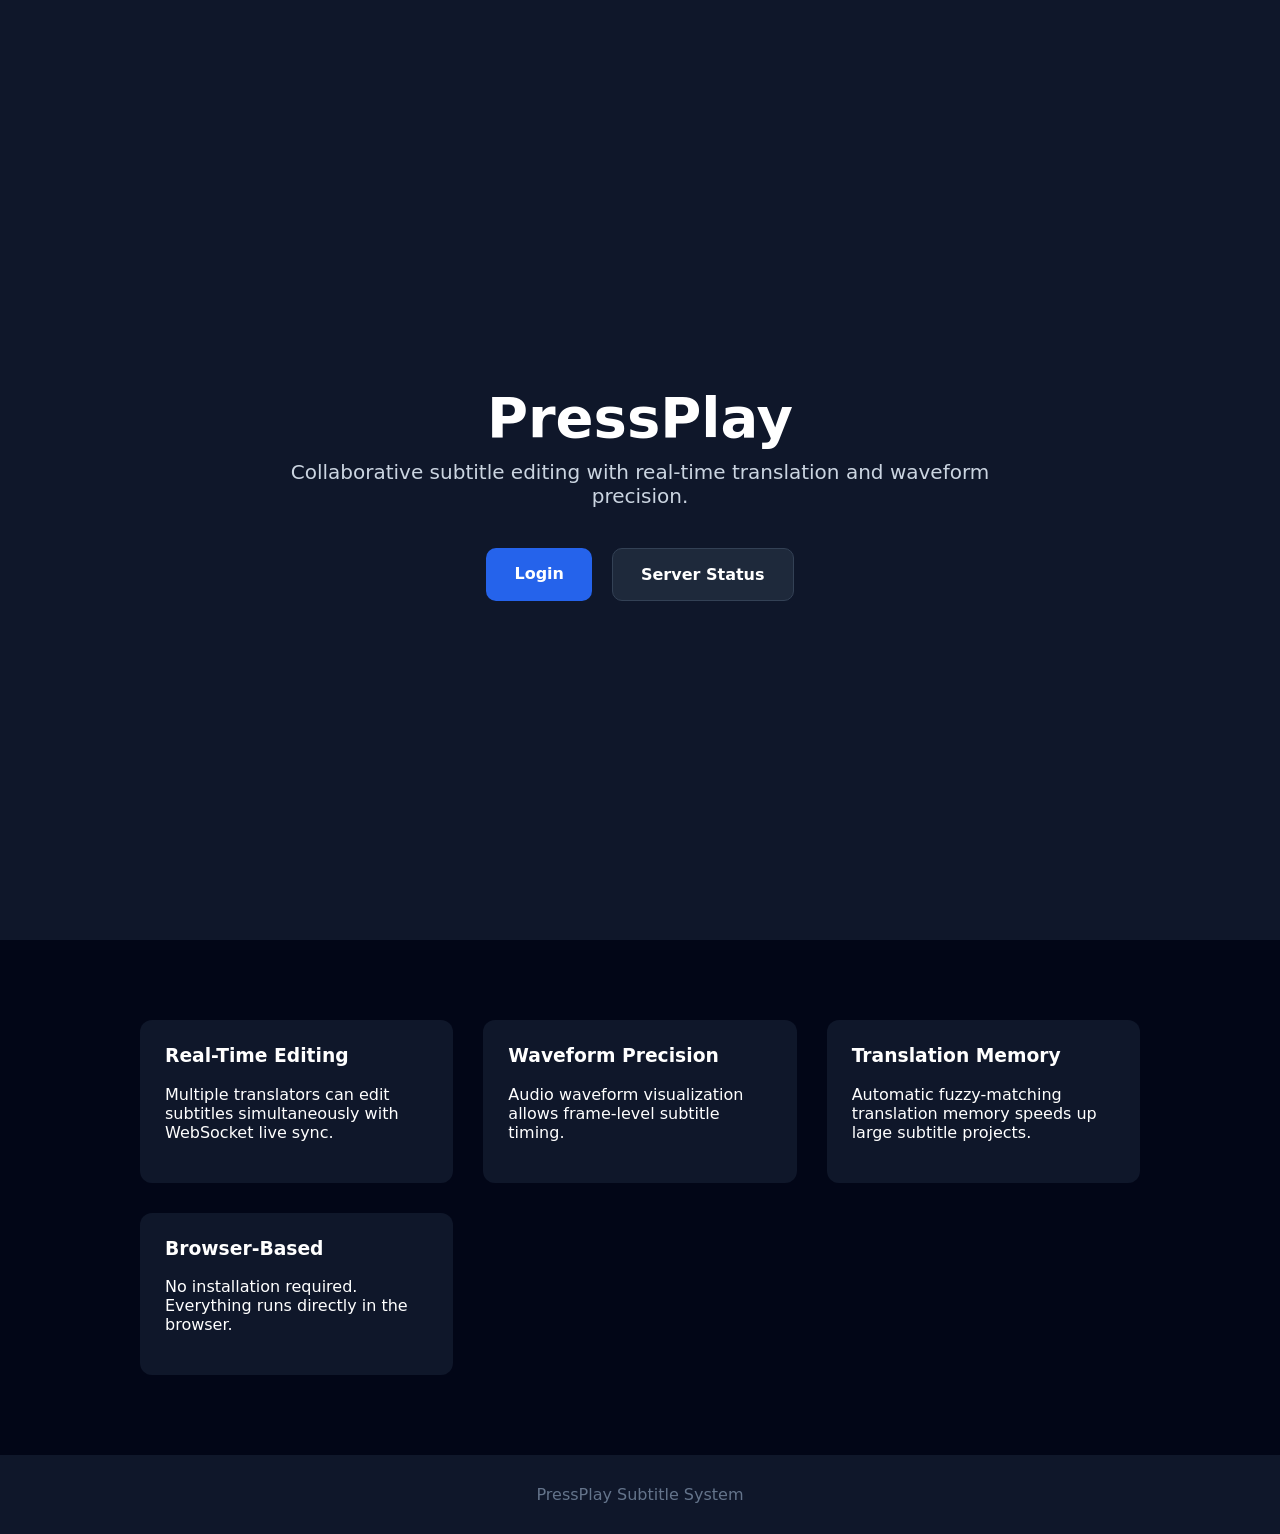
<file: pressplay_vcode/templates/start.html>
<!DOCTYPE html>
<html lang="en">
<head>
<meta charset="UTF-8">
<meta name="viewport" content="width=device-width, initial-scale=1.0">
<title>PressPlay</title>

<style>

body{
    margin:0;
    font-family:system-ui,-apple-system,Segoe UI,Roboto;
    background:#0f172a;
    color:white;
}

.hero{
    height:100vh;
    display:flex;
    align-items:center;
    justify-content:center;
    text-align:center;
    padding:20px;
}

.container{
    max-width:800px;
}

h1{
    font-size:56px;
    margin-bottom:10px;
}

.tagline{
    font-size:20px;
    color:#cbd5e1;
    margin-bottom:40px;
}

.buttons{
    display:flex;
    gap:20px;
    justify-content:center;
}

.button{
    padding:16px 28px;
    border-radius:10px;
    font-weight:bold;
    text-decoration:none;
    transition:.2s;
}

.primary{
    background:#2563eb;
    color:white;
}

.primary:hover{
    background:#1d4ed8;
}

.secondary{
    background:#1e293b;
    color:white;
    border:1px solid #334155;
}

.secondary:hover{
    background:#334155;
}

.features{
    padding:80px 20px;
    background:#020617;
}

.feature-grid{
    max-width:1000px;
    margin:auto;
    display:grid;
    grid-template-columns:repeat(auto-fit,minmax(250px,1fr));
    gap:30px;
}

.feature{
    background:#0f172a;
    padding:25px;
    border-radius:12px;
}

.feature h3{
    margin-top:0;
}

.footer{
    text-align:center;
    padding:30px;
    color:#64748b;
}

</style>
</head>

<body>

<section class="hero">
<div class="container">

<h1>PressPlay</h1>

<div class="tagline">
Collaborative subtitle editing with real-time translation and waveform precision.
</div>

<div class="buttons">
<a class="button primary" href="/login">Login</a>
<a class="button secondary" href="/health">Server Status</a>
</div>

</div>
</section>

<section class="features">

<div class="feature-grid">

<div class="feature">
<h3>Real-Time Editing</h3>
<p>
Multiple translators can edit subtitles simultaneously with WebSocket live sync.
</p>
</div>

<div class="feature">
<h3>Waveform Precision</h3>
<p>
Audio waveform visualization allows frame-level subtitle timing.
</p>
</div>

<div class="feature">
<h3>Translation Memory</h3>
<p>
Automatic fuzzy-matching translation memory speeds up large subtitle projects.
</p>
</div>

<div class="feature">
<h3>Browser-Based</h3>
<p>
No installation required. Everything runs directly in the browser.
</p>
</div>

</div>

</section>

<div class="footer">
PressPlay Subtitle System
</div>

</body>
</html>
</file>
